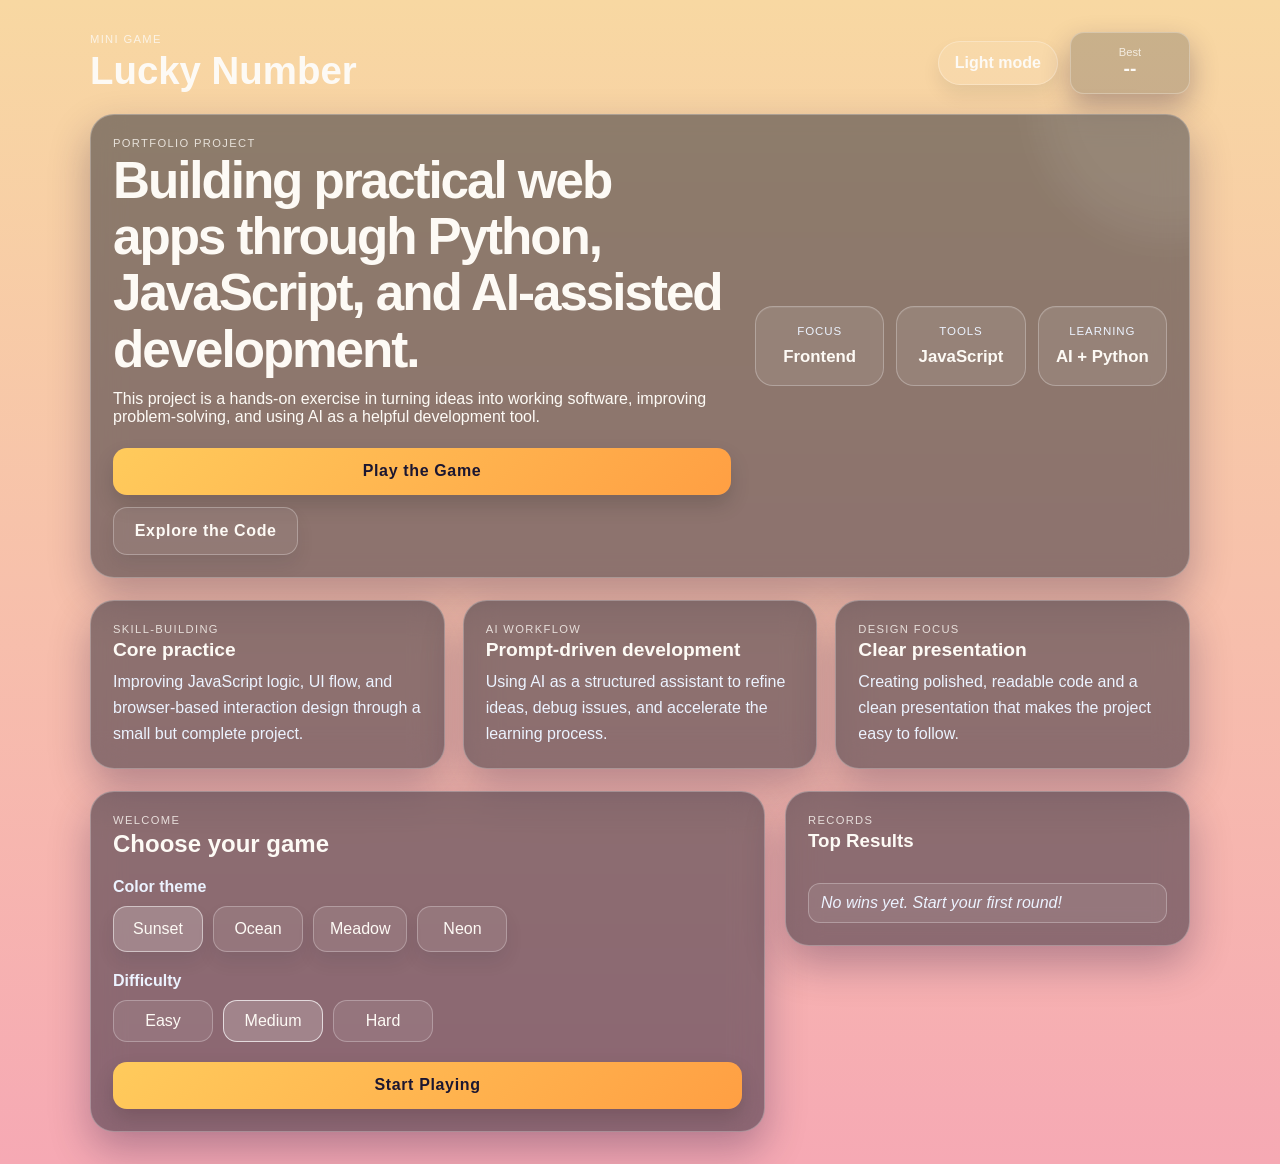
<file: index.html>
<!DOCTYPE html>
<html lang="en">
  <head>
    <meta charset="UTF-8" />
    <meta name="viewport" content="width=device-width, initial-scale=1.0" />
    <title>Lucky Number Challenge</title>
    <link rel="stylesheet" href="styles.css" />
  </head>
  <body data-theme="sunset">
    <div class="app-shell">
      <header class="topbar">
        <div>
          <p class="eyebrow">Mini game</p>
          <h1>Lucky Number</h1>
        </div>
        <div class="topbar-actions">
          <button id="theme-toggle" class="theme-toggle" type="button" aria-label="Toggle light and dark mode">
            Light mode
          </button>
          <div class="best-score-card">
            <span>Best</span>
            <strong id="best-score-label">--</strong>
          </div>
        </div>
      </header>

      <section class="hero-card panel">
        <div class="hero-copy">
          <p class="eyebrow accent">Portfolio Project</p>
          <h2>Building practical web apps through Python, JavaScript, and AI-assisted development.</h2>
          <p>
            This project is a hands-on exercise in turning ideas into working software, improving problem-solving,
            and using AI as a helpful development tool.
          </p>
          <div class="hero-actions">
            <button type="button" class="primary-button hero-cta" id="hero-start-button">Play the Game</button>
            <button type="button" class="secondary-button" id="hero-code-button">Explore the Code</button>
          </div>
        </div>
        <div class="hero-metrics">
          <div class="metric-box">
            <span>Focus</span>
            <strong>Frontend</strong>
          </div>
          <div class="metric-box">
            <span>Tools</span>
            <strong>JavaScript</strong>
          </div>
          <div class="metric-box">
            <span>Learning</span>
            <strong>AI + Python</strong>
          </div>
        </div>
      </section>

      <section class="feature-grid">
        <article class="feature-card panel">
          <p class="eyebrow accent">Skill-building</p>
          <h3>Core practice</h3>
          <p>Improving JavaScript logic, UI flow, and browser-based interaction design through a small but complete project.</p>
        </article>
        <article class="feature-card panel">
          <p class="eyebrow accent">AI workflow</p>
          <h3>Prompt-driven development</h3>
          <p>Using AI as a structured assistant to refine ideas, debug issues, and accelerate the learning process.</p>
        </article>
        <article class="feature-card panel">
          <p class="eyebrow accent">Design focus</p>
          <h3>Clear presentation</h3>
          <p>Creating polished, readable code and a clean presentation that makes the project easy to follow.</p>
        </article>
      </section>

      <main class="game-layout" id="game-area">
        <section id="start-screen" class="panel">
          <div class="panel-header">
            <p class="eyebrow accent">Welcome</p>
            <h2>Choose your game</h2>
          </div>

          <div class="menu-block">
            <label class="section-label">Color theme</label>
            <div class="theme-picker" aria-label="Choose screen theme">
              <button type="button" class="theme-option active" data-theme="sunset">Sunset</button>
              <button type="button" class="theme-option" data-theme="ocean">Ocean</button>
              <button type="button" class="theme-option" data-theme="meadow">Meadow</button>
              <button type="button" class="theme-option" data-theme="neon">Neon</button>
            </div>
          </div>

          <div class="menu-block">
            <label class="section-label">Difficulty</label>
            <div class="difficulty-picker" aria-label="Choose difficulty level">
              <label class="difficulty-option">
                <input type="radio" name="difficulty" value="easy" />
                <span>Easy</span>
              </label>
              <label class="difficulty-option">
                <input type="radio" name="difficulty" value="medium" checked />
                <span>Medium</span>
              </label>
              <label class="difficulty-option">
                <input type="radio" name="difficulty" value="hard" />
                <span>Hard</span>
              </label>
            </div>
          </div>

          <button id="start-game" class="primary-button" type="button">Start Playing</button>
        </section>

        <section id="game-screen" class="panel hidden">
          <div class="status-row">
            <div class="status-pill">
              <span>Difficulty</span>
              <strong id="difficulty-label">Medium</strong>
            </div>
            <div class="status-pill">
              <span>Attempts</span>
              <strong id="attempt-count">0</strong>
            </div>
            <div class="status-pill">
              <span>Goal</span>
              <strong>1 - 100</strong>
            </div>
          </div>

          <div class="guess-display-wrap">
            <div id="guess-display" aria-live="polite">?</div>
          </div>

          <div id="feedback-banner" class="feedback-banner" aria-live="polite">
            Make your first guess!
          </div>

          <form id="guess-form" class="guess-form">
            <label for="guess-input" class="sr-only">Enter your guess</label>
            <input id="guess-input" type="number" min="1" max="100" placeholder="Pick a number" />
            <button type="submit" class="primary-button">Guess</button>
          </form>

          <p id="limit-message" class="limit-message">You have 8 guesses.</p>
        </section>

        <section id="win-screen" class="panel hidden win-panel">
          <p class="eyebrow accent">Round complete</p>
          <h2>You won!</h2>
          <p id="win-summary" class="win-summary">You guessed the hidden number in 0 tries.</p>
          <button id="play-again-button" class="primary-button" type="button">Play Again</button>
        </section>

        <aside class="panel history-panel">
          <div class="panel-header small">
            <p class="eyebrow accent">Records</p>
            <h3>Top Results</h3>
          </div>
          <ol id="results-list" class="results-list">
            <li class="empty-state">No wins yet. Start your first round!</li>
          </ol>
        </aside>
      </main>
    </div>

    <script src="script.js"></script>
  </body>
</html>
</file>
<file: styles.css>
:root {
  --bg-top: #f8d8a2;
  --bg-bottom: #f6a9b4;
  --card-bg: rgba(255, 255, 255, 0.14);
  --card-border: rgba(255, 255, 255, 0.28);
  --panel-bg: rgba(16, 22, 41, 0.46);
  --panel-text: #fdfaf5;
  --muted-text: #ecf3ff;
  --accent: #ffcb5c;
  --accent-strong: #ff9f43;
  --primary: #7b61ff;
  --success: #79f2a8;
  --warning: #ffd166;
  --shadow: rgba(32, 18, 60, 0.3);
  --input-bg: rgba(17, 26, 50, 0.52);
}

body[data-mode="light"] {
  --bg-top: #f3f7ff;
  --bg-bottom: #d7e7ff;
  --card-bg: rgba(255, 255, 255, 0.75);
  --card-border: rgba(30, 41, 59, 0.12);
  --panel-bg: rgba(255, 255, 255, 0.76);
  --panel-text: #1d2333;
  --muted-text: #475569;
  --accent: #f59e0b;
  --accent-strong: #f97316;
  --primary: #6366f1;
  --success: #22c55e;
  --warning: #f59e0b;
  --shadow: rgba(15, 23, 42, 0.12);
  --input-bg: rgba(255, 255, 255, 0.7);
}

body[data-theme="ocean"] {
  --bg-top: #9ad8ff;
  --bg-bottom: #4e8de2;
  --panel-bg: rgba(10, 24, 58, 0.55);
  --accent: #ffd166;
  --accent-strong: #ffb703;
  --primary: #27b6ff;
  --success: #66f2c7;
}

body[data-theme="meadow"] {
  --bg-top: #aef2bf;
  --bg-bottom: #57b98c;
  --panel-bg: rgba(11, 39, 24, 0.5);
  --accent: #ffdd8a;
  --accent-strong: #f9b53f;
  --primary: #3bb273;
  --success: #d3ff7d;
}

body[data-theme="neon"] {
  --bg-top: #1a123a;
  --bg-bottom: #510d8f;
  --panel-bg: rgba(26, 16, 48, 0.7);
  --panel-text: #f0ebff;
  --muted-text: #dcd5ff;
  --accent: #ff67d4;
  --accent-strong: #ffb86b;
  --primary: #62e7ff;
  --success: #79ffb5;
  --warning: #ffe97a;
}

* {
  box-sizing: border-box;
}

html, body {
  margin: 0;
  min-height: 100%;
  font-family: "Segoe UI", Tahoma, sans-serif;
  background: linear-gradient(180deg, var(--bg-top), var(--bg-bottom));
  color: var(--panel-text);
}

body {
  min-height: 100vh;
  display: flex;
  align-items: center;
  justify-content: center;
  padding: 32px 16px;
}

button, input {
  font: inherit;
}

button {
  transition: transform 0.25s cubic-bezier(0.2, 0.8, 0.2, 1), box-shadow 0.25s ease, border-color 0.25s ease, opacity 0.25s ease;
}

button:hover {
  transform: translateY(-2px);
}

.primary-button,
.secondary-button,
.theme-toggle,
.theme-option,
.best-score-card,
.metric-box,
.feature-card {
  box-shadow: 0 10px 18px rgba(15, 23, 42, 0.08);
}

.primary-button:hover,
.secondary-button:hover,
.theme-toggle:hover,
.theme-option:hover,
.best-score-card:hover,
.metric-box:hover,
.feature-card:hover {
  box-shadow: 0 14px 26px rgba(15, 23, 42, 0.14);
}

.app-shell {
  width: min(100%, 1100px);
}

@keyframes fadeUp {
  from {
    opacity: 0;
    transform: translateY(18px);
  }
  to {
    opacity: 1;
    transform: translateY(0);
  }
}

.hero-card,
.feature-card,
.panel,
.best-score-card,
.theme-toggle {
  animation: fadeUp 0.6s ease-out both;
}

.hero-card {
  display: grid;
  grid-template-columns: 1.5fr 1fr;
  gap: 24px;
  align-items: center;
  margin-bottom: 22px;
  padding: 28px 24px;
  position: relative;
  overflow: hidden;
}

.hero-card::before {
  content: "";
  position: absolute;
  top: -30%;
  right: -10%;
  width: 260px;
  height: 260px;
  background: rgba(255, 255, 255, 0.08);
  border-radius: 50%;
  filter: blur(20px);
}

.hero-copy {
  position: relative;
  z-index: 1;
}

.hero-copy h2 {
  margin-bottom: 12px;
  font-size: clamp(2.1rem, 4vw, 3.4rem);
  line-height: 1.1;
  letter-spacing: -0.04em;
  max-width: 680px;
}

.hero-copy p:last-child {
  margin-bottom: 0;
  color: var(--muted-text);
  line-height: 1.7;
  max-width: 620px;
}

.hero-actions {
  display: flex;
  gap: 12px;
  margin-top: 22px;
  flex-wrap: wrap;
}

.secondary-button {
  width: auto;
  border: 1px solid var(--card-border);
  border-radius: 14px;
  background: rgba(255, 255, 255, 0.05);
  color: var(--panel-text);
  font-weight: 700;
  letter-spacing: 0.04em;
  padding: 0.9rem 1.3rem;
  cursor: pointer;
}

.hero-cta {
  width: auto;
  min-width: 180px;
}

.hero-metrics {
  display: grid;
  grid-template-columns: repeat(3, minmax(0, 1fr));
  gap: 12px;
  position: relative;
  z-index: 1;
}

.metric-box {
  border: 1px solid var(--card-border);
  background: rgba(255, 255, 255, 0.08);
  border-radius: 18px;
  padding: 18px 12px;
  text-align: center;
  box-shadow: inset 0 1px 0 rgba(255,255,255,0.08);
}

.metric-box span {
  display: block;
  font-size: 0.72rem;
  color: var(--muted-text);
  text-transform: uppercase;
  letter-spacing: 0.08em;
  margin-bottom: 10px;
}

.metric-box strong {
  font-size: 1.05rem;
}

.feature-grid {
  display: grid;
  grid-template-columns: repeat(3, minmax(0, 1fr));
  gap: 18px;
  margin-bottom: 22px;
}

.feature-card {
  padding: 20px 18px;
  transition: transform 0.25s cubic-bezier(0.2, 0.8, 0.2, 1), border-color 0.25s ease, box-shadow 0.25s ease;
}

.feature-card:hover {
  transform: translateY(-3px);
  border-color: rgba(255,255,255,0.35);
}

.feature-card h3 {
  margin-bottom: 8px;
  font-size: 1.2rem;
}

.feature-card p:last-child {
  margin-bottom: 0;
  color: var(--muted-text);
  line-height: 1.6;
}

.topbar {
  display: flex;
  align-items: center;
  justify-content: space-between;
  gap: 12px;
  margin-bottom: 20px;
}

.topbar-actions {
  display: flex;
  align-items: center;
  gap: 12px;
}

.theme-toggle {
  border: 1px solid var(--card-border);
  background: rgba(255, 255, 255, 0.08);
  color: var(--panel-text);
  border-radius: 999px;
  padding: 0.75rem 1rem;
  cursor: pointer;
  font-weight: 700;
}

.eyebrow {
  margin: 0 0 4px;
  text-transform: uppercase;
  letter-spacing: 0.12em;
  font-size: 0.7rem;
  opacity: 0.8;
}

h1, h2, h3, p {
  margin-top: 0;
}

h1 {
  margin-bottom: 0;
  font-size: clamp(2rem, 3vw, 3rem);
}

.best-score-card {
  background: rgba(18, 26, 47, 0.2);
  border: 1px solid var(--card-border);
  padding: 0.8rem 1.2rem;
  border-radius: 14px;
  text-align: center;
  min-width: 120px;
  box-shadow: 0 12px 28px var(--shadow);
}

.best-score-card span {
  display: block;
  font-size: 0.7rem;
  opacity: 0.8;
}

.best-score-card strong {
  display: block;
  font-size: 1.2rem;
}

.game-layout {
  display: grid;
  grid-template-columns: 1.5fr 0.9fr;
  gap: 20px;
  align-items: start;
}

.panel {
  background: var(--panel-bg);
  border: 1px solid var(--card-border);
  border-radius: 24px;
  padding: 22px;
  box-shadow: 0 18px 40px var(--shadow);
  backdrop-filter: blur(16px);
  transition: transform 0.25s ease, border-color 0.25s ease, box-shadow 0.25s ease;
}

.panel:hover {
  border-color: rgba(255, 255, 255, 0.38);
  box-shadow: 0 22px 44px var(--shadow);
}

.panel-header {
  margin-bottom: 18px;
}

.panel-header.small {
  margin-bottom: 12px;
}

.menu-block {
  margin-bottom: 20px;
}

.section-label {
  display: block;
  margin-bottom: 10px;
  font-weight: 700;
  color: var(--muted-text);
}

.theme-picker,
.difficulty-picker {
  display: flex;
  flex-wrap: wrap;
  gap: 10px;
}

.theme-option,
.difficulty-option {
  border-radius: 14px;
  border: 1px solid var(--card-border);
  background: rgba(255, 255, 255, 0.08);
  color: var(--panel-text);
  transition: transform 0.2s ease, border-color 0.2s ease, background 0.2s ease;
}

.theme-option {
  padding: 0.8rem 1rem;
  cursor: pointer;
  min-width: 90px;
}

.theme-option.active {
  background: rgba(255, 255, 255, 0.18);
  border-color: rgba(255, 255, 255, 0.5);
}

.difficulty-option {
  position: relative;
  display: inline-flex;
  align-items: center;
  justify-content: center;
  min-width: 100px;
  padding: 0.7rem 0.9rem;
  cursor: pointer;
}

.difficulty-option input {
  position: absolute;
  opacity: 0;
  pointer-events: none;
}

.difficulty-option:has(input:checked) {
  border-color: rgba(255, 255, 255, 0.7);
  background: rgba(255, 255, 255, 0.18);
}

.primary-button {
  width: 100%;
  border: none;
  border-radius: 14px;
  background: linear-gradient(135deg, var(--accent), var(--accent-strong));
  color: #1b1631;
  font-weight: 800;
  letter-spacing: 0.04em;
  padding: 0.9rem 1.1rem;
  cursor: pointer;
  box-shadow: 0 10px 20px rgba(0, 0, 0, 0.15);
}

.primary-button:hover,
.theme-option:hover {
  transform: translateY(-1px);
}

.status-row {
  display: grid;
  grid-template-columns: repeat(3, minmax(0, 1fr));
  gap: 10px;
  margin-bottom: 18px;
}

.status-pill {
  background: rgba(255, 255, 255, 0.08);
  border: 1px solid var(--card-border);
  border-radius: 14px;
  padding: 12px;
  text-align: center;
  transition: transform 0.2s ease, border-color 0.2s ease;
}

.status-pill:hover {
  transform: translateY(-1px);
  border-color: rgba(255, 255, 255, 0.35);
}

.status-pill span {
  display: block;
  font-size: 0.74rem;
  opacity: 0.8;
}

.status-pill strong {
  display: block;
  margin-top: 4px;
  font-size: 1rem;
}

.guess-display-wrap {
  display: flex;
  align-items: center;
  justify-content: center;
  background: linear-gradient(180deg, rgba(255,255,255,0.08), rgba(255,255,255,0.03));
  border: 1px solid var(--card-border);
  border-radius: 18px;
  min-height: 110px;
  margin-bottom: 16px;
  box-shadow: inset 0 1px 0 rgba(255,255,255,0.08);
}

#guess-display {
  font-size: clamp(2.2rem, 5vw, 3.5rem);
  font-weight: 800;
  letter-spacing: 0.08em;
  color: var(--accent);
  text-shadow: 0 0 18px rgba(255, 203, 92, 0.3);
  transition: transform 0.15s ease, color 0.15s ease, text-shadow 0.15s ease;
}

.result-flash-win {
  color: var(--success);
  text-shadow: 0 0 24px rgba(121, 242, 168, 0.45);
  transform: scale(1.08);
}

.result-flash-loss {
  color: #fca5a5;
  text-shadow: 0 0 24px rgba(248, 113, 113, 0.45);
  transform: scale(0.98);
}

.feedback-banner {
  min-height: 52px;
  display: flex;
  align-items: center;
  justify-content: center;
  text-align: center;
  padding: 0.8rem 1rem;
  border-radius: 12px;
  background: linear-gradient(180deg, rgba(255,255,255,0.08), rgba(255,255,255,0.04));
  border: 1px solid rgba(255, 255, 255, 0.2);
  color: var(--warning);
  font-weight: 700;
  margin-bottom: 18px;
}

.guess-form {
  display: flex;
  gap: 12px;
  align-items: center;
  width: 100%;
}

.guess-form input {
  flex: 1 1 220px;
  width: 100%;
  min-width: 0;
  max-width: 100%;
  background: var(--input-bg);
  border: 1px solid var(--card-border);
  border-radius: 12px;
  color: var(--panel-text);
  padding: 0.9rem 1rem;
  font-size: 1.2rem;
  text-align: center;
  letter-spacing: 0.04em;
  transition: border-color 0.2s ease, box-shadow 0.2s ease, transform 0.2s ease;
}

.guess-form input:focus {
  outline: none;
  border-color: rgba(255, 255, 255, 0.5);
  box-shadow: 0 0 0 4px rgba(255,255,255,0.08);
}

.guess-form input::placeholder {
  color: rgba(255, 255, 255, 0.62);
}

.limit-message {
  margin-top: 12px;
  margin-bottom: 0;
  text-align: center;
  color: var(--muted-text);
}

.history-panel {
  display: flex;
  flex-direction: column;
}

.results-list {
  list-style: none;
  padding: 0;
  margin: 0;
  display: grid;
  gap: 10px;
}

.results-list li {
  background: rgba(255, 255, 255, 0.08);
  border: 1px solid var(--card-border);
  border-radius: 12px;
  padding: 10px 12px;
  color: var(--panel-text);
}

.results-list .empty-state {
  color: var(--muted-text);
  font-style: italic;
}

.win-panel {
  text-align: center;
}

.win-summary {
  font-size: 1.05rem;
  margin-bottom: 18px;
  line-height: 1.6;
}

.win-panel h2 {
  font-size: clamp(2rem, 5vw, 3rem);
  color: var(--success);
  margin-bottom: 12px;
}

.hidden {
  display: none;
}

.sr-only {
  position: absolute;
  width: 1px;
  height: 1px;
  padding: 0;
  margin: -1px;
  overflow: hidden;
  clip: rect(0, 0, 0, 0);
  white-space: nowrap;
  border: 0;
}

@media (max-width: 900px) {
  .feature-grid {
    grid-template-columns: 1fr;
  }
}

@media (max-width: 840px) {
  .hero-card {
    grid-template-columns: 1fr;
  }

  .game-layout {
    grid-template-columns: 1fr;
  }

  .topbar {
    flex-direction: column;
    align-items: flex-start;
  }
}

@media (max-width: 600px) {
  .hero-metrics {
    grid-template-columns: 1fr;
  }

  .hero-actions {
    flex-direction: column;
  }

  .hero-cta,
  .secondary-button {
    width: 100%;
  }
}

@media (max-width: 540px) {
  .status-row {
    grid-template-columns: 1fr;
  }

  .guess-form {
    flex-direction: column;
  }

  .primary-button {
    width: 100%;
  }
}
</file>
